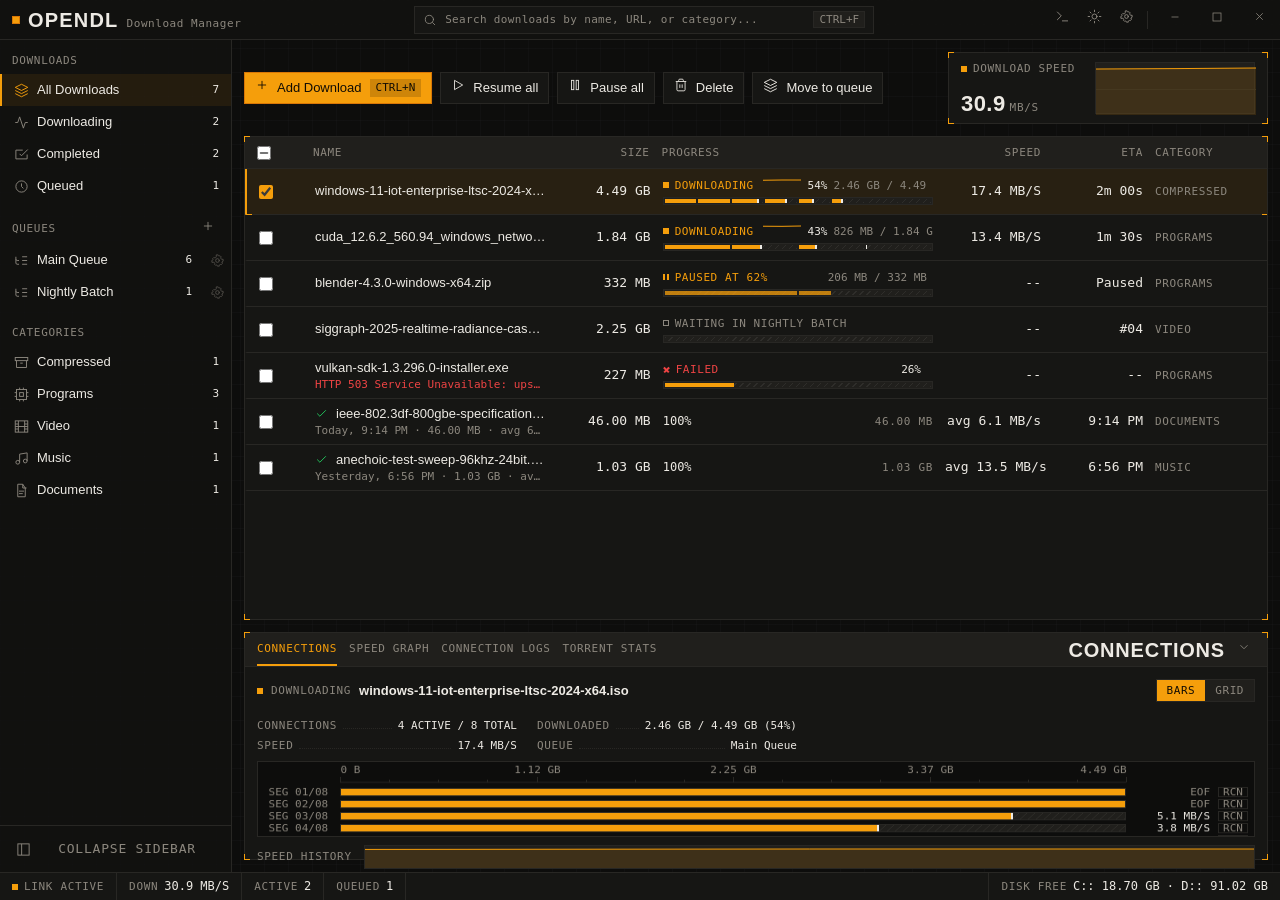
<file: crates/opendl-desktop/ui/index.html>
<!DOCTYPE html>
<html lang="en" data-theme="dark">
<head>
  <meta charset="UTF-8" />
  <meta name="viewport" content="width=device-width, initial-scale=1.0" />
  <title>OpenDL - Download Manager</title>
  <link rel="stylesheet" href="css/tokens.css" />
  <link rel="stylesheet" href="css/themes.css" />
  <link rel="stylesheet" href="css/base.css" />
  <link rel="stylesheet" href="css/components.css" />
</head>
<body>
  <div id="app-shell" class="app-shell">
    <header id="titlebar" class="titlebar" data-tauri-drag-region>
      <div class="titlebar-brand" data-tauri-drag-region>
        <span class="brand-mark" aria-hidden="true"></span>
        <span class="brand-wordmark" data-tauri-drag-region>OPENDL</span>
        <span class="brand-version" data-tauri-drag-region>Download Manager</span>
      </div>

      <div class="titlebar-search-wrap">
        <label for="global-search" class="sr-only">Search downloads</label>
        <span class="search-icon" data-icon="search" aria-hidden="true"></span>
        <input
          id="global-search"
          class="titlebar-search block-caret"
          type="text"
          placeholder="Search downloads by name, URL, or category..."
          autocomplete="off"
          spellcheck="false"
        />
        <kbd class="keycap">CTRL+F</kbd>
      </div>

      <div class="titlebar-actions">
        <button id="btn-palette" class="icon-btn" type="button" data-tooltip="Command Palette (Ctrl+K)" aria-label="Command Palette">
          <span data-icon="terminal"></span>
        </button>
        <button id="btn-theme-cycle" class="icon-btn" type="button" data-tooltip="Cycle Theme" aria-label="Cycle Theme">
          <span data-icon="sunMoon"></span>
        </button>
        <button id="btn-settings" class="icon-btn" type="button" data-tooltip="Settings" aria-label="Settings">
          <span data-icon="settings"></span>
        </button>
        <div class="titlebar-divider" aria-hidden="true"></div>
        <div class="window-controls" role="group" aria-label="Window controls">
          <button id="win-minimize" class="win-btn" type="button" data-tooltip="Minimize" aria-label="Minimize window">
            <span data-icon="minimize"></span>
          </button>
          <button id="win-maximize" class="win-btn" type="button" data-tooltip="Maximize" aria-label="Maximize window">
            <span data-icon="maximize"></span>
          </button>
          <button id="win-close" class="win-btn win-btn-close" type="button" data-tooltip="Close" aria-label="Close window">
            <span data-icon="close"></span>
          </button>
        </div>
      </div>
    </header>

    <div class="main-body">
      <aside id="sidebar" class="sidebar" aria-label="Primary Filter Navigation">
        <div class="sidebar-scroll">
          <section class="nav-section" aria-labelledby="nav-heading-lib">
            <div class="nav-section-header">
              <span id="nav-heading-lib" class="micro-label">DOWNLOADS</span>
            </div>
            <ul class="nav-list" role="list" id="nav-library">
              <li>
                <button type="button" class="nav-item is-active" data-view="all" data-tooltip="All Tasks">
                  <span class="nav-icon" data-icon="layers"></span>
                  <span class="nav-label">All Downloads</span>
                  <span class="nav-count" data-count-for="all">0</span>
                </button>
              </li>
              <li>
                <button type="button" class="nav-item" data-view="downloading" data-tooltip="Downloading">
                  <span class="nav-icon" data-icon="activity"></span>
                  <span class="nav-label">Downloading</span>
                  <span class="nav-count" data-count-for="downloading">0</span>
                </button>
              </li>
              <li>
                <button type="button" class="nav-item" data-view="completed" data-tooltip="Completed">
                  <span class="nav-icon" data-icon="checkSquare"></span>
                  <span class="nav-label">Completed</span>
                  <span class="nav-count" data-count-for="completed">0</span>
                </button>
              </li>
              <li>
                <button type="button" class="nav-item" data-view="queued" data-tooltip="Queued">
                  <span class="nav-icon" data-icon="clock"></span>
                  <span class="nav-label">Queued</span>
                  <span class="nav-count" data-count-for="queued">0</span>
                </button>
              </li>
            </ul>
          </section>

          <section class="nav-section" aria-labelledby="nav-heading-queues">
            <div class="nav-section-header">
              <span id="nav-heading-queues" class="micro-label">QUEUES</span>
              <button id="btn-add-queue" class="icon-btn-sm" type="button" data-tooltip="Add Queue" aria-label="Add Queue">
                <span data-icon="plus"></span>
              </button>
            </div>
            <ul class="nav-list" role="list" id="nav-queues"></ul>
          </section>

          <section class="nav-section" aria-labelledby="nav-heading-categories">
            <div class="nav-section-header">
              <span id="nav-heading-categories" class="micro-label">CATEGORIES</span>
            </div>
            <ul class="nav-list" role="list" id="nav-categories">
              <li>
                <button type="button" class="nav-item" data-category="Compressed" data-tooltip="Compressed">
                  <span class="nav-icon" data-icon="archive"></span>
                  <span class="nav-label">Compressed</span>
                  <span class="nav-count" data-count-cat="Compressed">0</span>
                </button>
              </li>
              <li>
                <button type="button" class="nav-item" data-category="Programs" data-tooltip="Programs">
                  <span class="nav-icon" data-icon="cpu"></span>
                  <span class="nav-label">Programs</span>
                  <span class="nav-count" data-count-cat="Programs">0</span>
                </button>
              </li>
              <li>
                <button type="button" class="nav-item" data-category="Video" data-tooltip="Video">
                  <span class="nav-icon" data-icon="film"></span>
                  <span class="nav-label">Video</span>
                  <span class="nav-count" data-count-cat="Video">0</span>
                </button>
              </li>
              <li>
                <button type="button" class="nav-item" data-category="Music" data-tooltip="Music">
                  <span class="nav-icon" data-icon="music"></span>
                  <span class="nav-label">Music</span>
                  <span class="nav-count" data-count-cat="Music">0</span>
                </button>
              </li>
              <li>
                <button type="button" class="nav-item" data-category="Documents" data-tooltip="Documents">
                  <span class="nav-icon" data-icon="fileText"></span>
                  <span class="nav-label">Documents</span>
                  <span class="nav-count" data-count-cat="Documents">0</span>
                </button>
              </li>
            </ul>
          </section>
        </div>

        <div class="sidebar-footer">
          <button id="btn-sidebar-toggle" class="sidebar-toggle-btn" type="button" data-tooltip="Toggle Sidebar" aria-label="Toggle Sidebar">
            <span class="nav-icon" data-icon="panelLeft"></span>
            <span class="nav-label micro-label">COLLAPSE SIDEBAR</span>
          </button>
        </div>
      </aside>

      <main class="workspace">
        <div id="shutdown-countdown-banner" class="shutdown-banner is-hidden" role="alert">
          <span>SYSTEM SHUTDOWN SCHEDULED IN <strong id="shutdown-seconds">60</strong>s (ON QUEUE COMPLETION)</span>
          <button id="btn-abort-shutdown" class="btn btn-ghost btn-xs" type="button">ABORT SHUTDOWN</button>
        </div>

        <section class="toolbar" aria-label="Download Controls">
          <div class="toolbar-left">
            <button id="btn-add-download" class="btn btn-primary" type="button">
              <span data-icon="plus"></span>
              <span>Add Download</span>
              <kbd class="keycap keycap-inline">CTRL+N</kbd>
            </button>
            <button id="btn-resume-all" class="btn btn-ghost" type="button">
              <span data-icon="play"></span>
              <span>Resume all</span>
            </button>
            <button id="btn-pause-all" class="btn btn-ghost" type="button">
              <span data-icon="pause"></span>
              <span>Pause all</span>
            </button>
            <button id="btn-delete-selected" class="btn btn-ghost" type="button" title="Delete selected downloads (Delete)">
              <span data-icon="trash"></span>
              <span>Delete</span>
            </button>
            <button id="btn-move-queue" class="btn btn-ghost" type="button" title="Move selected to another queue">
              <span data-icon="layers"></span>
              <span>Move to queue</span>
            </button>
          </div>

          <button
            id="throughput-widget"
            class="throughput-module reg-panel"
            type="button"
            aria-label="Open Speed and Connections Panel"
          >
            <span class="reg-mark reg-tl" aria-hidden="true"></span>
            <span class="reg-mark reg-tr" aria-hidden="true"></span>
            <span class="reg-mark reg-bl" aria-hidden="true"></span>
            <span class="reg-mark reg-br" aria-hidden="true"></span>
            <div class="throughput-meta">
              <div class="throughput-header">
                <span id="widget-led" class="status-led" data-state="idle"></span>
                <span class="micro-label">DOWNLOAD SPEED</span>
              </div>
              <div class="throughput-readout">
                <span id="widget-speed-val" class="display-readout">0.0</span>
                <span id="widget-speed-unit" class="micro-unit">MB/S</span>
              </div>
            </div>
            <div class="throughput-spark-wrap">
              <canvas id="mini-throughput-canvas" width="160" height="52"></canvas>
            </div>
          </button>
        </section>

        <section id="clipboard-banner" class="clipboard-banner is-hidden" role="status" aria-live="polite">
          <div class="clipboard-banner-left">
            <span class="status-led" data-state="downloading"></span>
            <span class="micro-label">CLIPBOARD URL DETECTED:</span>
            <span id="clipboard-url-preview" class="clipboard-url-text"></span>
          </div>
          <div class="clipboard-banner-actions">
            <button id="btn-clipboard-download" class="btn btn-primary btn-xs" type="button">Download</button>
            <button id="btn-clipboard-dismiss" class="btn btn-ghost btn-xs" type="button">Dismiss</button>
          </div>
        </section>

        <section class="table-panel reg-panel" aria-label="Download Tasks">
          <span class="reg-mark reg-tl" aria-hidden="true"></span>
          <span class="reg-mark reg-tr" aria-hidden="true"></span>
          <span class="reg-mark reg-bl" aria-hidden="true"></span>
          <span class="reg-mark reg-br" aria-hidden="true"></span>

          <div
            id="task-table"
            class="task-table"
            role="grid"
            aria-label="Download task list"
            aria-multiselectable="true"
            tabindex="0"
          >
            <div id="table-header" class="table-header" role="row"></div>
            <div id="table-viewport" class="table-viewport">
              <div id="table-spacer" class="table-spacer">
                <div id="table-rows" class="table-rows" role="rowgroup"></div>
              </div>
              <div id="empty-state" class="empty-state reg-panel is-hidden">
                <span class="reg-mark reg-tl" aria-hidden="true"></span>
                <span class="reg-mark reg-tr" aria-hidden="true"></span>
                <span class="reg-mark reg-bl" aria-hidden="true"></span>
                <span class="reg-mark reg-br" aria-hidden="true"></span>
                <h2 id="empty-title" class="panel-title">No Downloads Yet</h2>
                <p id="empty-desc" class="empty-desc">Add a URL or download link to start downloading.</p>
                <div class="empty-actions">
                  <button id="btn-empty-add" class="btn btn-primary" type="button">
                    <span data-icon="plus"></span>
                    <span>Add Download</span>
                  </button>
                </div>
                <div class="empty-hints">
                  <span class="micro-label">New Download <kbd class="keycap">CTRL+N</kbd></span>
                  <span class="micro-label">Paste URL <kbd class="keycap">CTRL+V</kbd></span>
                </div>
              </div>
            </div>
          </div>
        </section>

        <section id="dock-panel" class="dock-panel reg-panel is-collapsed" aria-label="Details and Inspector Panel">
          <span class="reg-mark reg-tl" aria-hidden="true"></span>
          <span class="reg-mark reg-tr" aria-hidden="true"></span>
          <span class="reg-mark reg-bl" aria-hidden="true"></span>
          <span class="reg-mark reg-br" aria-hidden="true"></span>

          <div id="dock-resize-handle" class="dock-resize-handle" role="separator" aria-orientation="horizontal" aria-label="Resize panel"></div>

          <header id="dock-header" class="dock-header">
            <div class="dock-tabs" role="tablist" aria-label="Inspector Tabs">
              <button
                id="tab-btn-segments"
                class="dock-tab is-active"
                type="button"
                role="tab"
                aria-selected="true"
                aria-controls="tab-panel-segments"
                data-tab="segments"
              >
                CONNECTIONS
              </button>
              <button
                id="tab-btn-throughput"
                class="dock-tab"
                type="button"
                role="tab"
                aria-selected="false"
                aria-controls="tab-panel-throughput"
                data-tab="throughput"
              >
                SPEED GRAPH
              </button>
              <button
                id="tab-btn-wire"
                class="dock-tab"
                type="button"
                role="tab"
                aria-selected="false"
                aria-controls="tab-panel-wire"
                data-tab="wire"
              >
                CONNECTION LOGS
              </button>
              <button
                id="tab-btn-torrent"
                class="dock-tab"
                type="button"
                role="tab"
                aria-selected="false"
                aria-controls="tab-panel-torrent"
                data-tab="torrent"
              >
                TORRENT STATS
              </button>
            </div>

            <div class="dock-header-right">
              <span id="dock-title-decode" class="panel-title dock-panel-title" data-decode="CONNECTIONS">CONNECTIONS</span>
              <button id="btn-dock-close" class="icon-btn-sm" type="button" data-tooltip="Toggle Dock" aria-label="Close or toggle dock">
                <span data-icon="chevronDown"></span>
              </button>
            </div>
          </header>

          <div class="dock-body">
            <div id="tab-panel-segments" class="dock-tab-panel" role="tabpanel" aria-labelledby="tab-btn-segments">
              <div class="segments-top">
                <div class="segments-task-identity">
                  <span id="seg-task-led" class="status-led" data-state="idle"></span>
                  <span id="seg-task-state-word" class="micro-label">IDLE</span>
                  <span id="seg-task-name" class="seg-task-name">Select a download to inspect connections</span>
                  <button id="btn-clear-solo" class="btn btn-ghost btn-xs is-hidden" type="button">CLEAR FILTER</button>
                </div>

                <div class="seg-mode-switch" role="group" aria-label="Connection visualization mode">
                  <button type="button" class="seg-mode-btn is-active" data-seg-mode="lanes">BARS</button>
                  <button type="button" class="seg-mode-btn" data-seg-mode="matrix">GRID</button>
                </div>

                <div class="spec-grid">
                  <div class="spec-row">
                    <span class="micro-label">CONNECTIONS</span>
                    <span class="spec-leader" aria-hidden="true"></span>
                    <span id="spec-connections" class="spec-val">--</span>
                  </div>
                  <div class="spec-row">
                    <span class="micro-label">DOWNLOADED</span>
                    <span class="spec-leader" aria-hidden="true"></span>
                    <span id="spec-downloaded" class="spec-val">--</span>
                  </div>
                  <div class="spec-row">
                    <span class="micro-label">SPEED</span>
                    <span class="spec-leader" aria-hidden="true"></span>
                    <span id="spec-velocity" class="spec-val">--</span>
                  </div>
                  <div class="spec-row">
                    <span class="micro-label">QUEUE</span>
                    <span class="spec-leader" aria-hidden="true"></span>
                    <span id="spec-queue" class="spec-val">--</span>
                  </div>
                </div>
              </div>

              <div class="segments-canvas-wrap">
                <canvas id="segments-canvas" height="112"></canvas>
                <div id="segments-hover-readout" class="segments-hover-readout is-hidden"></div>
              </div>

              <div class="segments-bottom-spark">
                <span class="micro-label">SPEED HISTORY</span>
                <div class="task-spark-holder">
                  <canvas id="task-sparkline-canvas" height="24"></canvas>
                </div>
              </div>
            </div>

            <div id="tab-panel-throughput" class="dock-tab-panel is-hidden" role="tabpanel" aria-labelledby="tab-btn-throughput">
              <div class="throughput-dock-header">
                <div class="throughput-dock-readouts">
                  <div class="tp-main-speed">
                    <span class="micro-label">CURRENT SPEED</span>
                    <div class="tp-speed-line">
                      <span id="dock-tp-current" class="display-readout">0.0</span>
                      <span id="dock-tp-unit" class="micro-unit">MB/S</span>
                    </div>
                  </div>
                  <div class="tp-peak-readout">
                    <span class="micro-label">PEAK SPEED</span>
                    <span id="dock-tp-peak" class="mono-val">0.0 MB/s</span>
                  </div>
                  <div class="tp-peak-readout">
                    <span class="micro-label">CURSOR SPEED</span>
                    <span id="dock-tp-delta" class="mono-val">--</span>
                  </div>
                  <div class="tp-peak-readout">
                    <span class="micro-label">SCALE</span>
                    <span id="tp-range-shift-badge" class="range-shift-badge">Auto: 1.0 MB/s</span>
                  </div>
                </div>

                <div class="tp-window-switch" role="group" aria-label="Throughput time window">
                  <button type="button" class="tp-range-btn is-active" data-window="60">1m</button>
                  <button type="button" class="tp-range-btn" data-window="300">5m</button>
                  <button type="button" class="tp-range-btn" data-window="900">15m</button>
                </div>
              </div>

              <div class="throughput-canvas-wrap">
                <canvas id="throughput-canvas" height="140"></canvas>
              </div>
            </div>

            <div id="tab-panel-wire" class="dock-tab-panel is-hidden" role="tabpanel" aria-labelledby="tab-btn-wire">
              <div class="wire-header-grid">
                <div class="spec-row">
                  <span class="micro-label">SERVER HOST</span>
                  <span class="spec-leader" aria-hidden="true"></span>
                  <span id="wire-host" class="spec-val">--</span>
                </div>
                <div class="spec-row">
                  <span class="micro-label">PROTOCOL</span>
                  <span class="spec-leader" aria-hidden="true"></span>
                  <span id="wire-scheme" class="spec-val">--</span>
                </div>
                <div class="spec-row">
                  <span class="micro-label">RESUME SUPPORT</span>
                  <span class="spec-leader" aria-hidden="true"></span>
                  <span id="wire-ranges" class="spec-val">BYTES (HTTP 206)</span>
                </div>
                <div class="spec-row">
                  <span class="micro-label">ACTIVE CONNECTIONS</span>
                  <span class="spec-leader" aria-hidden="true"></span>
                  <span id="wire-multiplex" class="spec-val">0 STREAMS</span>
                </div>
              </div>
              <div id="wire-log-viewport" class="wire-log-viewport" role="log" aria-live="off"></div>
            </div>

            <div id="tab-panel-torrent" class="dock-tab-panel is-hidden" role="tabpanel" aria-labelledby="tab-btn-torrent">
              <div class="torrent-dock-container">
                <div class="torrent-section">
                  <div class="torrent-section-title micro-label">TRANSFER</div>
                  <div class="torrent-grid-3col">
                    <div class="torrent-field-col">
                      <div class="spec-row">
                        <span class="micro-label">Time Active:</span>
                        <span class="spec-leader" aria-hidden="true"></span>
                        <span id="ts-time-active" class="spec-val">--</span>
                      </div>
                      <div class="spec-row">
                        <span class="micro-label">Downloaded:</span>
                        <span class="spec-leader" aria-hidden="true"></span>
                        <span id="ts-downloaded" class="spec-val">--</span>
                      </div>
                      <div class="spec-row">
                        <span class="micro-label">Download Speed:</span>
                        <span class="spec-leader" aria-hidden="true"></span>
                        <span id="ts-down-speed" class="spec-val">--</span>
                      </div>
                      <div class="spec-row">
                        <span class="micro-label">Download Limit:</span>
                        <span class="spec-leader" aria-hidden="true"></span>
                        <span id="ts-down-limit" class="spec-val">∞</span>
                      </div>
                      <div class="spec-row">
                        <span class="micro-label">Share Ratio:</span>
                        <span class="spec-leader" aria-hidden="true"></span>
                        <span id="ts-share-ratio" class="spec-val">--</span>
                      </div>
                      <div class="spec-row">
                        <span class="micro-label">Popularity:</span>
                        <span class="spec-leader" aria-hidden="true"></span>
                        <span id="ts-popularity" class="spec-val">--</span>
                      </div>
                    </div>

                    <div class="torrent-field-col">
                      <div class="spec-row">
                        <span class="micro-label">ETA:</span>
                        <span class="spec-leader" aria-hidden="true"></span>
                        <span id="ts-eta" class="spec-val">--</span>
                      </div>
                      <div class="spec-row">
                        <span class="micro-label">Uploaded:</span>
                        <span class="spec-leader" aria-hidden="true"></span>
                        <span id="ts-uploaded" class="spec-val">--</span>
                      </div>
                      <div class="spec-row">
                        <span class="micro-label">Upload Speed:</span>
                        <span class="spec-leader" aria-hidden="true"></span>
                        <span id="ts-up-speed" class="spec-val">--</span>
                      </div>
                      <div class="spec-row">
                        <span class="micro-label">Upload Limit:</span>
                        <span class="spec-leader" aria-hidden="true"></span>
                        <span id="ts-up-limit" class="spec-val">∞</span>
                      </div>
                      <div class="spec-row">
                        <span class="micro-label">Reannounce In:</span>
                        <span class="spec-leader" aria-hidden="true"></span>
                        <span id="ts-reannounce" class="spec-val">0s</span>
                      </div>
                      <div class="spec-row">
                        <span class="micro-label">Seeding State:</span>
                        <span class="spec-leader" aria-hidden="true"></span>
                        <span id="ts-seeding-state" class="spec-val">--</span>
                      </div>
                    </div>

                    <div class="torrent-field-col">
                      <div class="spec-row">
                        <span class="micro-label">Connections:</span>
                        <span class="spec-leader" aria-hidden="true"></span>
                        <span id="ts-connections" class="spec-val">--</span>
                      </div>
                      <div class="spec-row">
                        <span class="micro-label">Seeds:</span>
                        <span class="spec-leader" aria-hidden="true"></span>
                        <span id="ts-seeds" class="spec-val">--</span>
                      </div>
                      <div class="spec-row">
                        <span class="micro-label">Peers:</span>
                        <span class="spec-leader" aria-hidden="true"></span>
                        <span id="ts-peers" class="spec-val">--</span>
                      </div>
                      <div class="spec-row">
                        <span class="micro-label">Wasted:</span>
                        <span class="spec-leader" aria-hidden="true"></span>
                        <span id="ts-wasted" class="spec-val">0 B</span>
                      </div>
                      <div class="spec-row">
                        <span class="micro-label">Last Seen Complete:</span>
                        <span class="spec-leader" aria-hidden="true"></span>
                        <span id="ts-last-seen" class="spec-val">--</span>
                      </div>
                    </div>
                  </div>
                </div>

                <div class="torrent-section" style="margin-top: 10px;">
                  <div class="torrent-section-title micro-label">INFORMATION</div>
                  <div class="torrent-grid-3col">
                    <div class="torrent-field-col">
                      <div class="spec-row">
                        <span class="micro-label">Total Size:</span>
                        <span class="spec-leader" aria-hidden="true"></span>
                        <span id="ti-total-size" class="spec-val">--</span>
                      </div>
                      <div class="spec-row">
                        <span class="micro-label">Added On:</span>
                        <span class="spec-leader" aria-hidden="true"></span>
                        <span id="ti-added-on" class="spec-val">--</span>
                      </div>
                      <div class="spec-row">
                        <span class="micro-label">Private:</span>
                        <span class="spec-leader" aria-hidden="true"></span>
                        <span id="ti-private" class="spec-val">No</span>
                      </div>
                      <div class="spec-row">
                        <span class="micro-label">Info Hash v1:</span>
                        <span class="spec-leader" aria-hidden="true"></span>
                        <span id="ti-infohash" class="spec-val" style="font-size: 10px; word-break: break-all;">--</span>
                      </div>
                      <div class="spec-row">
                        <span class="micro-label">Info Hash v2:</span>
                        <span class="spec-leader" aria-hidden="true"></span>
                        <span id="ti-infohash-v2" class="spec-val">N/A</span>
                      </div>
                      <div class="spec-row">
                        <span class="micro-label">Save Path:</span>
                        <span class="spec-leader" aria-hidden="true"></span>
                        <span id="ti-save-path" class="spec-val" style="word-break: break-all;">--</span>
                      </div>
                      <div class="spec-row">
                        <span class="micro-label">Comment:</span>
                        <span class="spec-leader" aria-hidden="true"></span>
                        <span id="ti-comment" class="spec-val">--</span>
                      </div>
                    </div>

                    <div class="torrent-field-col">
                      <div class="spec-row">
                        <span class="micro-label">Pieces:</span>
                        <span class="spec-leader" aria-hidden="true"></span>
                        <span id="ti-pieces" class="spec-val">--</span>
                      </div>
                      <div class="spec-row">
                        <span class="micro-label">Completed On:</span>
                        <span class="spec-leader" aria-hidden="true"></span>
                        <span id="ti-completed-on" class="spec-val">--</span>
                      </div>
                    </div>

                    <div class="torrent-field-col">
                      <div class="spec-row">
                        <span class="micro-label">Created By:</span>
                        <span class="spec-leader" aria-hidden="true"></span>
                        <span id="ti-created-by" class="spec-val">--</span>
                      </div>
                      <div class="spec-row">
                        <span class="micro-label">Created On:</span>
                        <span class="spec-leader" aria-hidden="true"></span>
                        <span id="ti-created-on" class="spec-val">--</span>
                      </div>
                    </div>
                  </div>
                </div>
              </div>
            </div>
          </div>
        </section>
      </main>
    </div>

    <footer id="status-bar" class="status-bar" role="contentinfo">
      <div class="status-left">
        <div class="status-cell">
          <span id="status-link-led" class="status-led" data-state="idle"></span>
          <span id="status-link-label" class="micro-label">READY</span>
        </div>
        <div class="status-cell">
          <span class="micro-label">DOWN</span>
          <span id="status-down-rate" class="mono-val">0 B/s</span>
        </div>
        <div class="status-cell">
          <span class="micro-label">ACTIVE</span>
          <span id="status-active-count" class="mono-val">0</span>
        </div>
        <div class="status-cell">
          <span class="micro-label">QUEUED</span>
          <span id="status-queued-count" class="mono-val">0</span>
        </div>
      </div>

      <div class="status-right">
        <div id="status-disk-cell" class="status-cell">
          <span class="micro-label">DISK FREE</span>
          <span id="status-disk-val" class="mono-val">UNAVAILABLE</span>
        </div>
      </div>
    </footer>
  </div>

  <!-- ADD DOWNLOAD DIALOG -->
  <div id="dialog-add-backdrop" class="modal-backdrop is-hidden" role="presentation">
    <div
      id="dialog-add"
      class="modal-dialog reg-panel"
      role="dialog"
      aria-modal="true"
      aria-labelledby="dialog-add-title"
    >
      <span class="reg-mark reg-tl" aria-hidden="true"></span>
      <span class="reg-mark reg-tr" aria-hidden="true"></span>
      <span class="reg-mark reg-bl" aria-hidden="true"></span>
      <span class="reg-mark reg-br" aria-hidden="true"></span>

      <header class="modal-header">
        <h2 id="dialog-add-title" class="panel-title" data-decode="NEW DOWNLOAD">NEW DOWNLOAD</h2>
        <button type="button" class="icon-btn-sm" data-close-modal="dialog-add-backdrop" data-tooltip="Close (Esc)" aria-label="Close dialog">
          <span data-icon="close"></span>
        </button>
      </header>

      <form id="form-add-download" class="modal-body">
        <div class="form-field">
          <div style="display: flex; justify-content: space-between; align-items: center; margin-bottom: 4px;">
            <label for="input-urls" class="micro-label" style="margin: 0;">DOWNLOAD URLS, MAGNET LINKS OR .TORRENT FILES</label>
            <button type="button" id="btn-browse-torrent" class="btn btn-ghost btn-xs" style="padding: 2px 8px; font-size: 10px;">Select .torrent file...</button>
          </div>
          <textarea
            id="input-urls"
            class="mono-textarea block-caret"
            rows="4"
            placeholder="https://example.com/file.zip"
            required
            spellcheck="false"
          ></textarea>
        </div>

        <div class="form-row-2col">
          <div class="form-field">
            <label for="input-filename" class="micro-label">FILENAME</label>
            <input id="input-filename" class="mono-input" type="text" placeholder="Auto-detected from URL" spellcheck="false" />
          </div>
          <div class="form-field">
            <label for="select-category" class="micro-label">CATEGORY</label>
            <select id="select-category" class="mono-select">
              <option value="Compressed">Compressed</option>
              <option value="Programs">Programs</option>
              <option value="Video">Video</option>
              <option value="Music">Music</option>
              <option value="Documents">Documents</option>
              <option value="Torrents">BitTorrent</option>
            </select>
          </div>
        </div>

        <div class="form-row-2col">
          <div class="form-field">
            <label for="input-folder" class="micro-label">SAVE TO FOLDER</label>
            <div style="display: flex; gap: 6px;">
              <input id="input-folder" class="mono-input" type="text" value="C:\Users\Administrator\Downloads" spellcheck="false" style="flex: 1;" />
              <button type="button" id="btn-browse-folder" class="btn btn-ghost" style="padding: 0 10px; font-size: 11px;">Browse</button>
            </div>
          </div>
          <div class="form-field">
            <label for="select-queue" class="micro-label">QUEUE</label>
            <select id="select-queue" class="mono-select"></select>
          </div>
        </div>

        <div id="torrent-selection-panel" class="torrent-selection-panel is-hidden">
          <div class="torrent-sel-divider"></div>
          <div class="torrent-sel-header">
            <div class="torrent-sel-meta">
              <span class="micro-label">TORRENT CONTENT</span>
              <span id="torrent-file-count" class="torrent-badge">0 files</span>
              <span id="torrent-total-size" class="mono-val">0 B</span>
            </div>
            <div class="torrent-sel-actions">
              <button type="button" id="btn-torrent-select-all" class="btn btn-ghost btn-xs">Select All</button>
              <button type="button" id="btn-torrent-select-none" class="btn btn-ghost btn-xs">Select None</button>
              <input type="text" id="input-torrent-filter" class="mono-input" placeholder="Filter files..." style="width: 140px; height: 24px; font-size: 11px;" />
            </div>
          </div>

          <div class="torrent-file-list-wrap">
            <div class="torrent-file-list-header">
              <span style="width: 28px;"></span>
              <span style="flex: 1;">File Name</span>
              <span style="width: 90px; text-align: right;">Size</span>
              <span style="width: 70px; text-align: right;">Priority</span>
            </div>
            <div id="torrent-file-items" class="torrent-file-items"></div>
          </div>

          <div class="torrent-options-row">
            <label class="torrent-checkbox-label">
              <input type="checkbox" id="chk-torrent-seed" checked />
              <span>Auto-seed after finish (qBittorrent style)</span>
            </label>
            <div class="torrent-seed-ratio-wrap">
              <label for="input-torrent-ratio" class="micro-label">SEED RATIO:</label>
              <input type="number" id="input-torrent-ratio" class="mono-input" value="1.0" min="0" max="100" step="0.1" style="width: 60px; height: 22px; font-size: 11px;" />
            </div>
          </div>
        </div>

        <footer class="modal-footer">
          <button type="button" class="btn btn-ghost" data-close-modal="dialog-add-backdrop">Cancel</button>
          <button type="submit" id="btn-submit-queue" name="mode" value="queue" class="btn btn-ghost">Add to queue</button>
          <button type="submit" id="btn-submit-now" name="mode" value="now" class="btn btn-primary">Download now</button>
        </footer>
      </form>
    </div>
  </div>

  
  <!-- MOVE TO QUEUE DIALOG -->
  <div id="dialog-move-queue-backdrop" class="modal-backdrop is-hidden" role="presentation">
    <div id="dialog-move-queue" class="modal-dialog reg-panel" role="dialog" aria-modal="true" style="width: 420px;">
      <span class="reg-mark reg-tl" aria-hidden="true"></span>
      <span class="reg-mark reg-tr" aria-hidden="true"></span>
      <span class="reg-mark reg-bl" aria-hidden="true"></span>
      <span class="reg-mark reg-br" aria-hidden="true"></span>

      <header class="modal-header">
        <h2 id="dialog-move-queue-title" class="panel-title" data-decode="MOVE TO QUEUE">MOVE TO QUEUE</h2>
        <button type="button" class="icon-btn-sm" data-close-modal="dialog-move-queue-backdrop" data-tooltip="Close (Esc)" aria-label="Close dialog">
          <span data-icon="close"></span>
        </button>
      </header>

      <div class="modal-body">
        <div class="form-field">
          <label for="select-move-queue-target" class="micro-label">SELECT DESTINATION QUEUE</label>
          <select id="select-move-queue-target" class="mono-select"></select>
        </div>
      </div>

      <footer class="modal-footer">
        <button type="button" class="btn btn-ghost" data-close-modal="dialog-move-queue-backdrop">Cancel</button>
        <button type="button" id="btn-confirm-move-queue" class="btn btn-primary">Move Download</button>
      </footer>
    </div>
  </div>

  <!-- SETTINGS DIALOG -->
  <div id="dialog-settings-backdrop" class="modal-backdrop is-hidden" role="presentation">
    <div
      id="dialog-settings"
      class="modal-dialog reg-panel"
      role="dialog"
      aria-modal="true"
      aria-labelledby="dialog-settings-title"
    >
      <span class="reg-mark reg-tl" aria-hidden="true"></span>
      <span class="reg-mark reg-tr" aria-hidden="true"></span>
      <span class="reg-mark reg-bl" aria-hidden="true"></span>
      <span class="reg-mark reg-br" aria-hidden="true"></span>

      <header class="modal-header">
        <h2 id="dialog-settings-title" class="panel-title" data-decode="SETTINGS">SETTINGS</h2>
        <button type="button" class="icon-btn-sm" data-close-modal="dialog-settings-backdrop" data-tooltip="Close (Esc)" aria-label="Close settings">
          <span data-icon="close"></span>
        </button>
      </header>

      <div class="modal-body">
        <div class="form-field">
          <span class="micro-label">THEME</span>
          <div id="theme-picker-grid" class="theme-picker-grid" role="radiogroup" aria-label="Theme selection"></div>
        </div>

        <div class="form-field">
          <span class="micro-label">CLIPBOARD MONITOR</span>
          <label class="toggle-row" for="toggle-clipboard">
            <span class="toggle-label-text">Automatically detect download links copied to clipboard</span>
            <input id="toggle-clipboard" type="checkbox" checked />
          </label>
        </div>

        <div class="form-field">
          <span class="micro-label">SOUND EFFECTS</span>
          <label class="toggle-row" for="toggle-piezo">
            <span class="toggle-label-text">Play sound on download completion and click actions</span>
            <input id="toggle-piezo" type="checkbox" checked />
          </label>
        </div>
      </div>

      <footer class="modal-footer">
        <button type="button" class="btn btn-primary" data-close-modal="dialog-settings-backdrop">Done</button>
      </footer>
    </div>
  </div>

  <!-- QUEUE SETTINGS DIALOG -->
  <div id="dialog-queue-backdrop" class="modal-backdrop is-hidden" role="presentation">
    <div
      id="dialog-queue"
      class="modal-dialog reg-panel"
      role="dialog"
      aria-modal="true"
      aria-labelledby="dialog-queue-title"
    >
      <span class="reg-mark reg-tl" aria-hidden="true"></span>
      <span class="reg-mark reg-tr" aria-hidden="true"></span>
      <span class="reg-mark reg-bl" aria-hidden="true"></span>
      <span class="reg-mark reg-br" aria-hidden="true"></span>

      <header class="modal-header">
        <h2 id="dialog-queue-title" class="panel-title" data-decode="QUEUE SETTINGS">QUEUE SETTINGS</h2>
        <button type="button" class="icon-btn-sm" data-close-modal="dialog-queue-backdrop" data-tooltip="Close (Esc)" aria-label="Close queue settings">
          <span data-icon="close"></span>
        </button>
      </header>

      <form id="form-queue" class="modal-body" onsubmit="return false;">
        <input id="queue-edit-id" type="hidden" value="" />
        <div class="form-field">
          <label for="queue-name" class="micro-label">QUEUE NAME</label>
          <input id="queue-name" class="mono-input" type="text" required />
        </div>

        <div class="form-row-2col">
          <div class="form-field">
            <label for="queue-max-concurrent" class="micro-label">MAX CONCURRENT DOWNLOADS</label>
            <input id="queue-max-concurrent" class="mono-input" type="number" min="1" max="16" value="2" />
          </div>
          <div class="form-field">
            <label for="queue-speed-limit" class="micro-label">SPEED LIMIT (KB/S, 0=UNLIMITED)</label>
            <input id="queue-speed-limit" class="mono-input" type="number" min="0" step="64" value="0" />
          </div>
        </div>

        <div class="form-row-2col">
          <div class="form-field">
            <label for="queue-connections-limit" class="micro-label">MAX PARALLEL CONNECTIONS</label>
            <input id="queue-connections-limit" class="mono-input" type="number" min="1" max="32" value="8" />
          </div>
          <div class="form-field">
            <label for="queue-on-finish" class="micro-label">WHEN QUEUE FINISHES</label>
            <select id="queue-on-finish" class="mono-select">
              <option value="none">Do nothing</option>
              <option value="sleep">Put computer to sleep</option>
              <option value="shutdown">Shut down computer (60s countdown)</option>
            </select>
          </div>
        </div>

        <footer class="modal-footer">
          <button type="button" class="btn btn-ghost" data-close-modal="dialog-queue-backdrop">Cancel</button>
          <button type="button" id="btn-save-queue" class="btn btn-primary">Save Queue Settings</button>
        </footer>
      </form>
    </div>
  </div>

  <!-- COMMAND PALETTE -->
  <div id="dialog-palette-backdrop" class="modal-backdrop is-hidden" role="presentation">
    <div
      id="dialog-palette"
      class="palette-dialog reg-panel"
      role="dialog"
      aria-modal="true"
      aria-label="Command Palette"
    >
      <span class="reg-mark reg-tl" aria-hidden="true"></span>
      <span class="reg-mark reg-tr" aria-hidden="true"></span>
      <span class="reg-mark reg-bl" aria-hidden="true"></span>
      <span class="reg-mark reg-br" aria-hidden="true"></span>

      <div class="palette-input-row">
        <span class="palette-prompt" aria-hidden="true">&gt;</span>
        <input
          id="palette-input"
          class="palette-input block-caret"
          type="text"
          placeholder="Type a command or search downloads..."
          autocomplete="off"
          spellcheck="false"
        />
        <kbd class="keycap">ESC</kbd>
      </div>

      <ul id="palette-list" class="palette-list" role="listbox" aria-label="Available commands"></ul>
    </div>
  </div>

  <!-- CONTEXT MENU -->
  <ul id="context-menu" class="context-menu reg-panel is-hidden" role="menu" aria-label="Task actions"></ul>

  <!-- FULL WINDOW DROP OVERLAY -->
  <div id="drop-overlay" class="drop-overlay is-hidden" aria-hidden="true">
    <div class="drop-box reg-panel">
      <span class="reg-mark reg-tl" aria-hidden="true"></span>
      <span class="reg-mark reg-tr" aria-hidden="true"></span>
      <span class="reg-mark reg-bl" aria-hidden="true"></span>
      <span class="reg-mark reg-br" aria-hidden="true"></span>
      <h2 class="panel-title">DROP DOWNLOAD LINKS HERE</h2>
      <p class="empty-desc">Drop URLs or download links to add them to OpenDL.</p>
    </div>
  </div>

  <script type="module" src="js/app.js"></script>
</body>
</html>
</file>
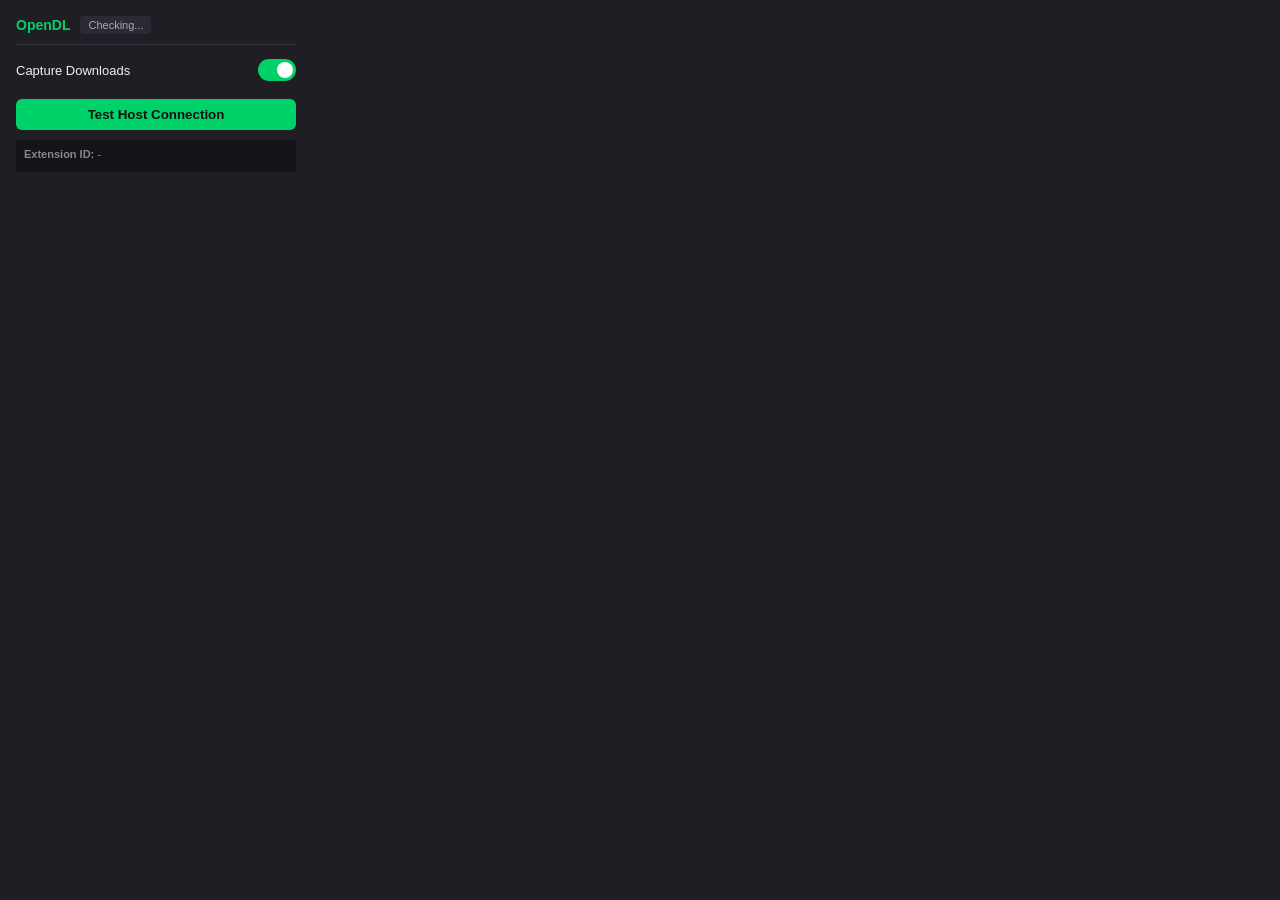
<file: extension/popup.html>
<!DOCTYPE html>
<html>
<head>
  <meta charset="utf-8">
  <title>OpenDL</title>
  <style>
    body {
      width: 280px;
      margin: 0;
      padding: 16px;
      font-family: -apple-system, BlinkMacSystemFont, "Segoe UI", Roboto, Helvetica, Arial, sans-serif;
      background: #1e1e24;
      color: #f0f0f0;
    }
    .header {
      display: flex;
      align-items: center;
      gap: 10px;
      margin-bottom: 14px;
      border-bottom: 1px solid #33333d;
      padding-bottom: 10px;
    }
    .title {
      font-weight: 600;
      font-size: 14px;
      color: #00d26a;
    }
    .row {
      display: flex;
      justify-content: space-between;
      align-items: center;
      margin-bottom: 12px;
      font-size: 13px;
    }
    .switch {
      position: relative;
      display: inline-block;
      width: 38px;
      height: 22px;
    }
    .switch input { opacity: 0; width: 0; height: 0; }
    .slider {
      position: absolute;
      cursor: pointer;
      top: 0; left: 0; right: 0; bottom: 0;
      background-color: #444;
      transition: .2s;
      border-radius: 22px;
    }
    .slider:before {
      position: absolute;
      content: "";
      height: 16px; width: 16px;
      left: 3px; bottom: 3px;
      background-color: white;
      transition: .2s;
      border-radius: 50%;
    }
    input:checked + .slider { background-color: #00d26a; }
    input:checked + .slider:before { transform: translateX(16px); }
    .status-badge {
      display: inline-block;
      padding: 3px 8px;
      border-radius: 4px;
      font-size: 11px;
      background: #2a2a35;
      color: #aaa;
    }
    .status-badge.online { background: #004d26; color: #00ff80; }
    button {
      width: 100%;
      padding: 8px;
      background: #00d26a;
      border: none;
      border-radius: 6px;
      color: #111;
      font-weight: 600;
      cursor: pointer;
      margin-top: 6px;
    }
    button:hover { background: #00b85c; }
    .info-box {
      margin-top: 10px;
      padding: 8px;
      background: #141418;
      border-radius: 4px;
      font-size: 11px;
      color: #888;
      word-break: break-all;
    }
    .error-text {
      color: #f87171;
      margin-top: 4px;
    }
  </style>
</head>
<body>
  <div class="header">
    <div class="title">OpenDL</div>
    <span id="hostStatus" class="status-badge">Checking...</span>
  </div>
  <div class="row">
    <span>Capture Downloads</span>
    <label class="switch">
      <input type="checkbox" id="toggleIntercept" checked>
      <span class="slider"></span>
    </label>
  </div>
  <button id="testPing">Test Host Connection</button>

  <div class="info-box">
    <div><strong>Extension ID:</strong> <span id="extId">-</span></div>
    <div id="errorDetails" class="error-text"></div>
  </div>

  <script src="popup.js"></script>
</body>
</html>
</file>
<file: crates/opendl-desktop/ui/css/tokens.css>
:root {
  --font-display: "Bahnschrift", "DIN Alternate", "Franklin Gothic Medium", "Segoe UI Semibold", sans-serif;
  --font-ui: "Segoe UI Variable Text", "Segoe UI", -apple-system, BlinkMacSystemFont, sans-serif;
  --font-mono: "Cascadia Mono", "Consolas", "JetBrains Mono", monospace;

  --fs-display-lg: 22px;
  --fs-display: 20px;
  --fs-ui: 13px;
  --fs-mono: 12px;
  --fs-micro: 11px;

  --radius-none: 0px;
  --radius-xs: 2px;
  --radius-sm: 3px;

  --space-1: 4px;
  --space-2: 8px;
  --space-3: 12px;
  --space-4: 16px;
  --space-5: 20px;
  --space-6: 24px;

  --titlebar-height: 40px;
  --sidebar-width: 232px;
  --sidebar-rail-width: 56px;
  --row-height: 46px;
  --statusbar-height: 28px;

  --dur-fast: 150ms;
  --dur-med: 200ms;
  --dur-slow: 250ms;
  --ease-out: cubic-bezier(0.16, 1, 0.3, 1);
}
</file>
<file: crates/opendl-desktop/ui/css/themes.css>
:root,
[data-theme="dark"] {
  --page: #0D0D0C;
  --sidebar: #121210;
  --sidebar-bg: rgba(18, 18, 16, 0.88);
  --titlebar: #121210;
  --titlebar-bg: rgba(18, 18, 16, 0.86);
  --surface: #161614;
  --surface-raised: #1C1C19;
  --text: #EDEAE4;
  --text-secondary: #8C877E;
  --border: #282724;
  --track: #201F1C;
  --accent: #F59E0B;
  --accent-ink: #120D04;
  --accent-border: #D97706;
  --accent-text: #F59E0B;
  --accent-faint: rgba(245, 158, 11, 0.08);
  --accent-fill-graph: rgba(245, 158, 11, 0.14);
  --finished: #22C55E;
  --failed: #EF4444;
  --paused: #F59E0B;
  --grid-opacity: 0.04;
  --hatch-stroke: rgba(237, 234, 228, 0.07);
}

[data-theme="light"] {
  --page: #F4F5F7;
  --sidebar: #EAECEF;
  --sidebar-bg: rgba(234, 236, 239, 0.88);
  --titlebar: #EAECEF;
  --titlebar-bg: rgba(234, 236, 239, 0.86);
  --surface: #FFFFFF;
  --surface-raised: #F8F9FA;
  --text: #111317;
  --text-secondary: #5C626E;
  --border: #D5D9E0;
  --track: #E2E5EC;
  --accent: #181B20;
  --accent-ink: #FFFFFF;
  --accent-border: #181B20;
  --accent-text: #181B20;
  --accent-faint: rgba(24, 27, 32, 0.06);
  --accent-fill-graph: rgba(24, 27, 32, 0.12);
  --finished: #15803D;
  --failed: #DC2626;
  --paused: #4B5563;
  --grid-opacity: 0.04;
  --hatch-stroke: rgba(17, 19, 23, 0.08);
}

[data-theme="amber-day"] {
  --page: #F5F3EE;
  --sidebar: #EDEAE3;
  --sidebar-bg: rgba(237, 234, 227, 0.88);
  --titlebar: #EDEAE3;
  --titlebar-bg: rgba(237, 234, 227, 0.86);
  --surface: #FFFFFF;
  --surface-raised: #FAF8F5;
  --text: #1A1408;
  --text-secondary: #6B6355;
  --border: #DDD8CC;
  --track: #E6E1D5;
  --accent: #F5A400;
  --accent-ink: #1A1408;
  --accent-border: #B87400;
  --accent-text: #A85A00;
  --accent-faint: rgba(245, 164, 0, 0.10);
  --accent-fill-graph: rgba(168, 90, 0, 0.14);
  --finished: #1F7A4D;
  --failed: #C2352B;
  --paused: #A85A00;
  --grid-opacity: 0.04;
  --hatch-stroke: rgba(26, 20, 8, 0.08);
}

[data-theme="blueprint"] {
  --page: #0B1624;
  --sidebar: #0D1A2A;
  --sidebar-bg: rgba(13, 26, 42, 0.88);
  --titlebar: #0D1A2A;
  --titlebar-bg: rgba(13, 26, 42, 0.86);
  --surface: #0F1E30;
  --surface-raised: #13263C;
  --text: #D6E4F5;
  --text-secondary: #7F97B3;
  --border: #1F3550;
  --track: #16283D;
  --accent: #4FB8F0;
  --accent-ink: #06121F;
  --accent-border: #4FB8F0;
  --accent-text: #4FB8F0;
  --accent-faint: rgba(79, 184, 240, 0.10);
  --accent-fill-graph: rgba(79, 184, 240, 0.16);
  --finished: #4CC38A;
  --failed: #FF6B5E;
  --paused: #E0A33A;
  --grid-opacity: 0.08;
  --hatch-stroke: rgba(214, 228, 245, 0.09);
}

@media (prefers-color-scheme: light) {
  [data-theme="system"] {
    --page: #F4F5F7;
    --sidebar: #EAECEF;
    --sidebar-bg: rgba(234, 236, 239, 0.88);
    --titlebar: #EAECEF;
    --titlebar-bg: rgba(234, 236, 239, 0.86);
    --surface: #FFFFFF;
    --surface-raised: #F8F9FA;
    --text: #111317;
    --text-secondary: #5C626E;
    --border: #D5D9E0;
    --track: #E2E5EC;
    --accent: #181B20;
    --accent-ink: #FFFFFF;
    --accent-border: #181B20;
    --accent-text: #181B20;
    --accent-faint: rgba(24, 27, 32, 0.06);
    --accent-fill-graph: rgba(24, 27, 32, 0.12);
    --finished: #15803D;
    --failed: #DC2626;
    --paused: #4B5563;
    --grid-opacity: 0.04;
    --hatch-stroke: rgba(17, 19, 23, 0.08);
  }
}

@media (prefers-color-scheme: dark) {
  [data-theme="system"] {
    --page: #0D0D0C;
    --sidebar: #121210;
    --sidebar-bg: rgba(18, 18, 16, 0.88);
    --titlebar: #121210;
    --titlebar-bg: rgba(18, 18, 16, 0.86);
    --surface: #161614;
    --surface-raised: #1C1C19;
    --text: #EDEAE4;
    --text-secondary: #8C877E;
    --border: #282724;
    --track: #201F1C;
    --accent: #F59E0B;
    --accent-ink: #120D04;
    --accent-border: #D97706;
    --accent-text: #F59E0B;
    --accent-faint: rgba(245, 158, 11, 0.08);
    --accent-fill-graph: rgba(245, 158, 11, 0.14);
    --finished: #22C55E;
    --failed: #EF4444;
    --paused: #F59E0B;
    --grid-opacity: 0.04;
    --hatch-stroke: rgba(237, 234, 228, 0.07);
  }
}
</file>
<file: crates/opendl-desktop/ui/css/base.css>
*,
*::before,
*::after {
  box-sizing: border-box;
  margin: 0;
  padding: 0;
}

html,
body {
  width: 100%;
  height: 100%;
  overflow: hidden;
  background-color: var(--page);
  color: var(--text);
  font-family: var(--font-ui);
  font-size: var(--fs-ui);
  line-height: 1.4;
  -webkit-font-smoothing: antialiased;
  user-select: none;
}

::selection {
  background-color: var(--accent);
  color: var(--accent-ink);
}

input,
textarea,
select,
button {
  font: inherit;
  color: inherit;
  background: none;
  border: none;
  caret-color: var(--accent);
}

:focus-visible {
  outline: 1px solid var(--accent-text);
  outline-offset: -1px;
}

::-webkit-scrollbar {
  width: 6px;
  height: 6px;
}

::-webkit-scrollbar-track {
  background: var(--track);
}

::-webkit-scrollbar-thumb {
  background: var(--text-secondary);
  border-radius: 0;
}

::-webkit-scrollbar-thumb:hover {
  background: var(--accent-text);
}

.sr-only {
  position: absolute;
  width: 1px;
  height: 1px;
  overflow: hidden;
  clip: rect(0, 0, 0, 0);
  white-space: nowrap;
}

.is-hidden {
  display: none !important;
}

.micro-label {
  font-family: var(--font-mono);
  font-size: var(--fs-micro);
  font-weight: 500;
  text-transform: uppercase;
  letter-spacing: 0.06em;
  color: var(--text-secondary);
  font-variant-numeric: tabular-nums;
}

.micro-unit {
  font-family: var(--font-mono);
  font-size: var(--fs-micro);
  text-transform: uppercase;
  letter-spacing: 0.06em;
  color: var(--text-secondary);
}

.mono-val {
  font-family: var(--font-mono);
  font-size: var(--fs-mono);
  color: var(--text);
  font-variant-numeric: tabular-nums;
}

.display-readout {
  font-family: var(--font-display);
  font-size: var(--fs-display-lg);
  font-weight: 600;
  letter-spacing: 0.02em;
  color: var(--text);
  font-variant-numeric: tabular-nums;
  line-height: 1;
}

.panel-title {
  font-family: var(--font-display);
  font-size: var(--fs-display);
  font-weight: 600;
  letter-spacing: 0.04em;
  text-transform: uppercase;
  color: var(--text);
  line-height: 1.1;
}

.hatched-surface {
  background-color: var(--track);
  background-image: repeating-linear-gradient(
    -45deg,
    var(--hatch-stroke) 0px,
    var(--hatch-stroke) 1px,
    transparent 1px,
    transparent 5px
  );
}

.reg-panel {
  position: relative;
}

.reg-mark {
  position: absolute;
  width: 6px;
  height: 6px;
  pointer-events: none;
  z-index: 3;
}

.reg-tl {
  top: -1px;
  left: -1px;
  border-top: 1px solid var(--accent-text);
  border-left: 1px solid var(--accent-text);
}

.reg-tr {
  top: -1px;
  right: -1px;
  border-top: 1px solid var(--accent-text);
  border-right: 1px solid var(--accent-text);
}

.reg-bl {
  bottom: -1px;
  left: -1px;
  border-bottom: 1px solid var(--accent-text);
  border-left: 1px solid var(--accent-text);
}

.reg-br {
  bottom: -1px;
  right: -1px;
  border-bottom: 1px solid var(--accent-text);
  border-right: 1px solid var(--accent-text);
}

.keycap {
  display: inline-flex;
  align-items: center;
  justify-content: center;
  padding: 1px 5px;
  font-family: var(--font-mono);
  font-size: var(--fs-micro);
  color: var(--text-secondary);
  background: var(--track);
  border: 1px solid var(--border);
  line-height: 1.2;
}

.status-led {
  display: inline-flex;
  align-items: center;
  justify-content: center;
  width: 6px;
  height: 6px;
  flex-shrink: 0;
  position: relative;
}

.status-led[data-state="downloading"] {
  background-color: var(--accent);
  animation: led-pulse 2s infinite ease-in-out;
}

.status-led[data-state="queued"],
.status-led[data-state="idle"] {
  background-color: transparent;
  border: 1px solid var(--text-secondary);
}

.status-led[data-state="paused"] {
  width: 6px;
  height: 6px;
  border-left: 2px solid var(--paused);
  border-right: 2px solid var(--paused);
  background: transparent;
}

.status-led[data-state="failed"] {
  width: 7px;
  height: 7px;
}

.status-led[data-state="failed"]::before,
.status-led[data-state="failed"]::after {
  content: "";
  position: absolute;
  width: 7px;
  height: 1.5px;
  background-color: var(--failed);
}

.status-led[data-state="failed"]::before {
  transform: rotate(45deg);
}

.status-led[data-state="failed"]::after {
  transform: rotate(-45deg);
}

.status-led[data-state="finished"] {
  background-color: var(--finished);
}

@keyframes led-pulse {
  0%, 100% { opacity: 1; }
  50% { opacity: 0.32; }
}

@media (prefers-reduced-motion: reduce) {
  *,
  *::before,
  *::after {
    animation-duration: 0.01ms !important;
    animation-iteration-count: 1 !important;
    transition-duration: 0.01ms !important;
  }
}

body.is-document-hidden * {
  animation-play-state: paused !important;
}
</file>
<file: crates/opendl-desktop/ui/css/components.css>
.app-shell {
  display: flex;
  flex-direction: column;
  width: 100vw;
  height: 100vh;
  background-color: var(--page);
  background-image:
    linear-gradient(to right, rgba(128, 128, 128, var(--grid-opacity)) 1px, transparent 1px),
    linear-gradient(to bottom, rgba(128, 128, 128, var(--grid-opacity)) 1px, transparent 1px);
  background-size: 24px 24px;
}

/* TITLEBAR */
.titlebar {
  height: var(--titlebar-height);
  display: flex;
  align-items: center;
  justify-content: space-between;
  padding-left: var(--space-3);
  background-color: var(--titlebar);
  background: var(--titlebar-bg, var(--titlebar));
  border-bottom: 1px solid var(--border);
  flex-shrink: 0;
  gap: var(--space-3);
  user-select: none;
  -webkit-user-select: none;
  cursor: default;
  -webkit-app-region: drag;
}

.titlebar button,
.titlebar input,
.titlebar select,
.titlebar a,
.titlebar .window-controls,
.titlebar .titlebar-search-wrap,
.titlebar .titlebar-actions {
  -webkit-app-region: no-drag;
}

.titlebar-brand {
  display: flex;
  align-items: baseline;
  gap: var(--space-2);
  min-width: 218px;
}

.brand-mark {
  width: 8px;
  height: 8px;
  background: var(--accent);
  border: 1px solid var(--accent-border);
  display: inline-block;
  align-self: center;
}

.brand-wordmark {
  font-family: var(--font-display);
  font-size: var(--fs-display);
  font-weight: 700;
  letter-spacing: 0.06em;
  color: var(--text);
}

.brand-version {
  font-family: var(--font-mono);
  font-size: var(--fs-micro);
  color: var(--text-secondary);
  letter-spacing: 0.05em;
}

.titlebar-search-wrap {
  flex: 1;
  max-width: 460px;
  height: 28px;
  display: flex;
  align-items: center;
  gap: var(--space-2);
  padding: 0 var(--space-2);
  background: var(--surface);
  border: 1px solid var(--border);
}

.titlebar-search-wrap:focus-within {
  border-color: var(--accent-text);
}

.search-icon {
  color: var(--text-secondary);
  display: inline-flex;
}

.titlebar-search {
  flex: 1;
  font-family: var(--font-mono);
  font-size: var(--fs-micro);
  color: var(--text);
  letter-spacing: 0.03em;
}

.titlebar-search::placeholder {
  color: var(--text-secondary);
}

.titlebar-actions {
  display: flex;
  align-items: center;
  height: 100%;
  gap: 2px;
}

.titlebar-divider {
  width: 1px;
  height: 18px;
  background: var(--border);
  margin: 0 var(--space-1);
}

.window-controls {
  display: flex;
  height: 100%;
}

.win-btn {
  width: 42px;
  height: 100%;
  display: inline-flex;
  align-items: center;
  justify-content: center;
  color: var(--text-secondary);
  cursor: pointer;
  transition: background-color var(--dur-fast) var(--ease-out), color var(--dur-fast) var(--ease-out);
}

.win-btn:hover {
  background: var(--track);
  color: var(--text);
}

.win-btn-close:hover {
  background: var(--failed);
  color: #FFFFFF;
}

/* ICON BUTTONS & TOOLTIPS */
.icon-btn,
.icon-btn-sm {
  display: inline-flex;
  align-items: center;
  justify-content: center;
  color: var(--text-secondary);
  cursor: pointer;
  position: relative;
  transition: color var(--dur-fast) var(--ease-out), background-color var(--dur-fast) var(--ease-out);
}

.icon-btn {
  width: 30px;
  height: 30px;
}

.icon-btn-sm {
  width: 22px;
  height: 22px;
}

.icon-btn:hover,
.icon-btn-sm:hover {
  color: var(--text);
  background: var(--track);
}

[data-tooltip] {
  position: relative;
}

[data-tooltip]:hover::after {
  content: attr(data-tooltip);
  position: fixed;
  transform: translateY(24px);
  z-index: 9999;
  padding: 2px 6px;
  background: var(--surface);
  border: 1px solid var(--accent-text);
  color: var(--text);
  font-family: var(--font-mono);
  font-size: var(--fs-micro);
  white-space: nowrap;
  pointer-events: none;
}

/* MAIN LAYOUT */
.main-body {
  flex: 1;
  display: flex;
  min-height: 0;
  overflow: hidden;
}

/* SIDEBAR */
.sidebar {
  width: var(--sidebar-width);
  background-color: var(--sidebar);
  background: var(--sidebar-bg, var(--sidebar));
  border-right: 1px solid var(--border);
  display: flex;
  flex-direction: column;
  justify-content: space-between;
  flex-shrink: 0;
  transition: width var(--dur-med) var(--ease-out);
}

.sidebar-scroll {
  flex: 1;
  overflow-y: auto;
  overflow-x: hidden;
  padding: var(--space-3) 0;
}

.nav-section {
  margin-bottom: var(--space-4);
}

.nav-section-header {
  display: flex;
  align-items: center;
  justify-content: space-between;
  padding: 0 var(--space-3) var(--space-1);
  min-height: 22px;
}

.nav-list {
  list-style: none;
}

.nav-item {
  width: 100%;
  height: 32px;
  display: flex;
  align-items: center;
  gap: var(--space-2);
  padding: 0 var(--space-3);
  color: var(--text);
  cursor: pointer;
  border-left: 2px solid transparent;
  text-align: left;
  transition: background-color var(--dur-fast) var(--ease-out);
}

.nav-item:hover {
  background: var(--track);
}

.nav-item.is-active {
  border-left-color: var(--accent-text);
  background: var(--accent-faint);
}

.nav-icon {
  display: inline-flex;
  align-items: center;
  justify-content: center;
  color: var(--text-secondary);
  flex-shrink: 0;
}

.nav-item.is-active .nav-icon {
  color: var(--accent-text);
}

.nav-label {
  flex: 1;
  font-size: var(--fs-ui);
  white-space: nowrap;
  overflow: hidden;
  text-overflow: ellipsis;
}

.nav-count {
  font-family: var(--font-mono);
  font-size: var(--fs-micro);
  color: var(--text);
  font-variant-numeric: tabular-nums;
}

.nav-count.is-zero {
  color: var(--text-secondary);
  opacity: 0.5;
}

.sidebar-footer {
  border-top: 1px solid var(--border);
  padding: var(--space-2);
}

.sidebar-toggle-btn {
  width: 100%;
  height: 30px;
  display: flex;
  align-items: center;
  gap: var(--space-2);
  padding: 0 var(--space-2);
  cursor: pointer;
  color: var(--text-secondary);
}

.sidebar-toggle-btn:hover {
  color: var(--text);
  background: var(--track);
}

/* COLLAPSED RAIL */
.sidebar.is-collapsed {
  width: var(--sidebar-rail-width);
}

.sidebar.is-collapsed .nav-section-header,
.sidebar.is-collapsed .nav-label,
.sidebar.is-collapsed .nav-count {
  display: none;
}

.sidebar.is-collapsed .nav-item {
  justify-content: center;
  padding: 0;
}

.sidebar.is-collapsed .sidebar-toggle-btn {
  justify-content: center;
  padding: 0;
}

/* WORKSPACE */
.workspace {
  flex: 1;
  display: flex;
  flex-direction: column;
  min-width: 0;
  min-height: 0;
  padding: var(--space-3);
  gap: var(--space-3);
}

/* TOOLBAR */
.toolbar {
  display: flex;
  align-items: center;
  justify-content: space-between;
  gap: var(--space-3);
  flex-shrink: 0;
}

.toolbar-left {
  display: flex;
  align-items: center;
  gap: var(--space-2);
  flex-wrap: nowrap;
}

.toolbar-left .btn {
  height: 32px;
  padding: 0 10px;
  white-space: nowrap;
  flex-shrink: 0;
}

.btn {
  height: 34px;
  padding: 0 var(--space-3);
  display: inline-flex;
  align-items: center;
  gap: var(--space-2);
  font-family: var(--font-ui);
  font-size: var(--fs-ui);
  font-weight: 500;
  cursor: pointer;
  border: 1px solid var(--border);
  transition: background-color var(--dur-fast) var(--ease-out), border-color var(--dur-fast) var(--ease-out);
}

.btn-xs {
  height: 24px;
  padding: 0 var(--space-2);
  font-size: var(--fs-micro);
}

.btn-primary {
  background: var(--accent);
  color: var(--accent-ink);
  border-color: var(--accent-border);
}

.btn-primary .keycap-inline {
  background: rgba(0, 0, 0, 0.16);
  color: var(--accent-ink);
  border-color: transparent;
}

.btn-primary:hover {
  filter: brightness(1.06);
}

.btn-ghost {
  background: var(--surface);
  color: var(--text);
  border-color: var(--border);
}

.btn-ghost:hover {
  border-color: var(--accent-text);
  background: var(--track);
}

/* THROUGHPUT MODULE */
.throughput-module {
  width: 320px;
  height: 72px;
  background: var(--surface);
  border: 1px solid var(--border);
  padding: var(--space-2) var(--space-3);
  display: flex;
  align-items: center;
  justify-content: space-between;
  gap: var(--space-3);
  cursor: pointer;
  text-align: left;
  flex-shrink: 0;
}

.throughput-module:hover {
  border-color: var(--accent-text);
}

.throughput-meta {
  display: flex;
  flex-direction: column;
  justify-content: space-between;
  height: 100%;
}

.throughput-header {
  display: flex;
  align-items: center;
  gap: 6px;
}

.throughput-readout {
  display: flex;
  align-items: baseline;
  gap: 4px;
}

.throughput-spark-wrap {
  width: 160px;
  height: 52px;
  border: 1px solid var(--border);
  background: var(--track);
}

/* CLIPBOARD BANNER */
.clipboard-banner {
  display: flex;
  align-items: center;
  justify-content: space-between;
  padding: var(--space-2) var(--space-3);
  background: var(--surface);
  border: 1px solid var(--accent-text);
  gap: var(--space-3);
  flex-shrink: 0;
}

.clipboard-banner-left {
  display: flex;
  align-items: center;
  gap: var(--space-2);
  min-width: 0;
}

.clipboard-url-text {
  font-family: var(--font-mono);
  font-size: var(--fs-mono);
  color: var(--text);
  white-space: nowrap;
  overflow: hidden;
  text-overflow: ellipsis;
}

.clipboard-banner-actions {
  display: flex;
  gap: var(--space-2);
  flex-shrink: 0;
}

/* TABLE PANEL */
.table-panel {
  flex: 1;
  min-height: 0;
  background: var(--surface);
  border: 1px solid var(--border);
  display: flex;
  flex-direction: column;
}

.task-table {
  flex: 1;
  display: flex;
  flex-direction: column;
  min-height: 0;
  outline: none;
}

.table-header {
  height: 32px;
  display: grid;
  align-items: center;
  background: var(--track);
  border-bottom: 1px solid var(--border);
  padding: 0 var(--space-3);
  gap: var(--space-3);
  flex-shrink: 0;
}

/* UNIFIED COLUMN TEMPLATES ACROSS VIEWS */
.task-table .table-header,
.task-table .task-row {
  grid-template-columns: var(--grid-cols-all, 44px minmax(180px, 1.2fr) 92px minmax(220px, 1.4fr) 96px 90px 100px);
}

.th-cell {
  font-family: var(--font-mono);
  font-size: var(--fs-micro);
  text-transform: uppercase;
  letter-spacing: 0.06em;
  color: var(--text-secondary);
  white-space: nowrap;
}

.th-num,
.td-num {
  text-align: right;
  font-family: var(--font-mono);
  font-variant-numeric: tabular-nums;
  white-space: nowrap;
}

.th-select-cell {
  display: flex;
  align-items: center;
}

.header-checkbox {
  opacity: 0;
  width: 14px;
  height: 14px;
  accent-color: var(--accent);
  cursor: pointer;
}

.table-header:hover .header-checkbox,
.task-table.has-selection .header-checkbox {
  opacity: 1;
}

.table-viewport {
  flex: 1;
  overflow-y: auto;
  overflow-x: hidden;
  position: relative;
}

.table-spacer {
  position: relative;
  width: 100%;
}

.table-rows {
  position: absolute;
  top: 0;
  left: 0;
  right: 0;
}

.group-header-row {
  position: absolute;
  top: 0;
  left: 0;
  right: 0;
  z-index: 2;
  height: 26px;
  display: flex;
  align-items: center;
  padding: 0 var(--space-3);
  background: var(--track);
  border-bottom: 1px solid var(--border);
  font-family: var(--font-mono);
  font-size: var(--fs-micro);
  letter-spacing: 0.06em;
  text-transform: uppercase;
  color: var(--text-secondary);
  box-sizing: border-box;
}

.task-row {
  height: var(--row-height);
  display: grid;
  align-items: center;
  padding: 0 var(--space-3);
  gap: var(--space-3);
  border-bottom: 1px solid var(--border);
  border-left: 2px solid transparent;
  position: absolute;
  top: 0;
  left: 0;
  right: 0;
  box-sizing: border-box;
  cursor: default;
  transition: background-color var(--dur-fast) var(--ease-out), opacity var(--dur-med) var(--ease-out);
}

.task-row[draggable="true"] {
  cursor: grab;
}

.task-row.is-dragging {
  opacity: 0.35;
  background: var(--track);
}

.task-row.is-drag-over-top {
  border-top: 2px solid var(--accent-text) !important;
}

.task-row.is-drag-over-bottom {
  border-bottom: 2px solid var(--accent-text) !important;
}

.task-row:hover {
  background: var(--track);
}

.task-row.is-selected {
  border-left-color: var(--accent-text);
  background: var(--accent-faint);
}

.row-index-cell {
  display: flex;
  align-items: center;
  font-family: var(--font-mono);
  font-size: var(--fs-micro);
  color: var(--text-secondary);
  font-variant-numeric: tabular-nums;
}

.row-checkbox {
  display: none;
  width: 14px;
  height: 14px;
  accent-color: var(--accent);
  cursor: pointer;
}

.task-row:hover .row-index-num,
.task-table.has-selection .row-index-num {
  display: none;
}

.task-row:hover .row-checkbox,
.task-table.has-selection .row-checkbox {
  display: inline-block;
}

/* NAME & RECEIPT CELL */
.td-name-cell {
  min-width: 0;
  display: flex;
  flex-direction: column;
  justify-content: center;
}

.name-primary-line {
  display: flex;
  align-items: center;
  gap: var(--space-2);
  min-width: 0;
}

.task-name-text {
  font-size: var(--fs-ui);
  color: var(--text);
  white-space: nowrap;
  overflow: hidden;
  text-overflow: ellipsis;
}

.finished-check {
  color: var(--finished);
  display: inline-flex;
  flex-shrink: 0;
}

.task-subline {
  font-family: var(--font-mono);
  font-size: var(--fs-micro);
  color: var(--text-secondary);
  white-space: nowrap;
  overflow: hidden;
  text-overflow: ellipsis;
  font-variant-numeric: tabular-nums;
}

.task-subline.is-error {
  color: var(--failed);
}

/* PROGRESS CELL & SEGMENT CELLS */
.td-progress-cell {
  display: flex;
  flex-direction: column;
  gap: 4px;
  min-width: 0;
}

.progress-top-line {
  display: flex;
  align-items: center;
  justify-content: space-between;
  gap: var(--space-2);
}

.state-badge {
  display: inline-flex;
  align-items: center;
  gap: 6px;
  font-family: var(--font-mono);
  font-size: var(--fs-micro);
  letter-spacing: 0.05em;
  text-transform: uppercase;
}

.state-badge[data-state="downloading"] {
  color: var(--accent-text);
}

.state-badge[data-state="paused"] {
  color: var(--paused);
}

.state-badge[data-state="queued"] {
  color: var(--text-secondary);
}

.state-badge[data-state="failed"] {
  color: var(--failed);
}

.progress-telemetry-meta {
  display: flex;
  align-items: center;
  gap: 6px;
  font-family: var(--font-mono);
  font-size: var(--fs-micro);
  color: var(--text-secondary);
  font-variant-numeric: tabular-nums;
  white-space: nowrap;
  overflow: hidden;
  min-width: 0;
  text-overflow: ellipsis;
}

.progress-pct {
  color: var(--text);
}

.seg-bar-strip {
  height: 8px;
  width: 100%;
  display: flex;
  gap: 2px;
  background: var(--track);
  border: 1px solid var(--border);
  padding: 1px;
}

.seg-cell {
  flex: 1;
  height: 100%;
  position: relative;
  overflow: hidden;
}

.seg-cell-fill {
  height: 100%;
  background: var(--accent);
  position: relative;
}

.seg-cell-fill.is-active::after {
  content: "";
  position: absolute;
  top: 0;
  right: 0;
  width: 2px;
  height: 100%;
  background: var(--text);
}

.seg-cell-fill.is-paused {
  background: var(--paused);
  opacity: 0.75;
}

.row-sparkline {
  width: 40px;
  height: 14px;
  flex-shrink: 0;
}

.row-inline-actions {
  display: none;
  align-items: center;
  gap: 4px;
  margin-left: auto;
}

.task-row:hover .row-inline-actions {
  display: inline-flex;
}

/* EMPTY STATE */
.empty-state {
  margin: var(--space-5) auto;
  max-width: 520px;
  padding: var(--space-5);
  background: var(--surface);
  border: 1px solid var(--border);
  display: flex;
  flex-direction: column;
  align-items: flex-start;
  gap: var(--space-3);
}

.empty-desc {
  color: var(--text-secondary);
  font-size: var(--fs-ui);
}

.empty-hints {
  display: flex;
  gap: var(--space-4);
  padding-top: var(--space-1);
}

/* DOCK PANEL */
.dock-panel {
  height: 228px;
  min-height: 160px;
  max-height: 60vh;
  background: var(--surface);
  border: 1px solid var(--border);
  display: flex;
  flex-direction: column;
  flex-shrink: 0;
  position: relative;
}

.dock-panel.is-collapsed {
  height: 34px !important;
  min-height: 34px !important;
  overflow: hidden;
}

.dock-resize-handle {
  position: absolute;
  top: -3px;
  left: 0;
  right: 0;
  height: 6px;
  cursor: ns-resize;
  z-index: 5;
}

.dock-header {
  height: 34px;
  display: flex;
  align-items: center;
  justify-content: space-between;
  padding: 0 var(--space-3);
  background: var(--track);
  border-bottom: 1px solid var(--border);
  flex-shrink: 0;
}

.dock-tabs {
  display: flex;
  height: 100%;
  gap: var(--space-3);
}

.dock-tab {
  height: 100%;
  font-family: var(--font-mono);
  font-size: var(--fs-micro);
  letter-spacing: 0.06em;
  text-transform: uppercase;
  color: var(--text-secondary);
  border-bottom: 2px solid transparent;
  cursor: pointer;
}

.dock-tab.is-active {
  color: var(--accent-text);
  border-bottom-color: var(--accent-text);
}

.dock-header-right {
  display: flex;
  align-items: center;
  gap: var(--space-2);
}

.dock-panel-title {
  font-size: var(--fs-display);
}

.dock-body {
  flex: 1;
  padding: var(--space-3);
  min-height: 0;
  display: flex;
  flex-direction: column;
}

.dock-tab-panel {
  flex: 1;
  display: flex;
  flex-direction: column;
  gap: var(--space-2);
  min-height: 0;
}

/* SEGMENTS TAB */
.segments-top {
  display: flex;
  align-items: center;
  justify-content: space-between;
  gap: var(--space-4);
  flex-wrap: wrap;
}

.segments-task-identity {
  display: flex;
  align-items: center;
  gap: var(--space-2);
  min-width: 200px;
}

.seg-task-name {
  font-size: var(--fs-ui);
  font-weight: 600;
  color: var(--text);
}

.spec-grid {
  display: grid;
  grid-template-columns: repeat(2, minmax(210px, 260px));
  gap: 4px var(--space-5);
}

.spec-row {
  display: flex;
  align-items: baseline;
  gap: 6px;
}

.spec-leader {
  flex: 1;
  border-bottom: 1px dotted var(--border);
  height: 1px;
}

.spec-val {
  font-family: var(--font-mono);
  font-size: var(--fs-micro);
  color: var(--text);
  font-variant-numeric: tabular-nums;
}

.segments-canvas-wrap {
  flex: 1;
  min-height: 76px;
  position: relative;
  border: 1px solid var(--border);
  background: var(--page);
}

#segments-canvas {
  width: 100%;
  height: 100%;
  display: block;
}

.segments-hover-readout {
  position: absolute;
  top: 2px;
  padding: 1px 6px;
  background: var(--surface);
  border: 1px solid var(--accent-text);
  font-family: var(--font-mono);
  font-size: var(--fs-micro);
  color: var(--text);
  pointer-events: none;
  transform: translateX(-50%);
}

.segments-bottom-spark {
  display: flex;
  align-items: center;
  gap: var(--space-3);
  height: 24px;
}

.task-spark-holder {
  flex: 1;
  height: 24px;
  border: 1px solid var(--border);
  background: var(--track);
}

#task-sparkline-canvas {
  width: 100%;
  height: 100%;
  display: block;
}

/* THROUGHPUT DOCK TAB */
.throughput-dock-header {
  display: flex;
  align-items: center;
  justify-content: space-between;
}

.throughput-dock-readouts {
  display: flex;
  align-items: flex-end;
  gap: var(--space-5);
}

.tp-speed-line {
  display: flex;
  align-items: baseline;
  gap: 6px;
}

.tp-peak-readout {
  display: flex;
  flex-direction: column;
}

.tp-window-switch {
  display: inline-flex;
  border: 1px solid var(--border);
  background: var(--track);
}

.tp-range-btn {
  padding: 3px 10px;
  font-family: var(--font-mono);
  font-size: var(--fs-micro);
  color: var(--text-secondary);
  cursor: pointer;
}

.tp-range-btn.is-active {
  background: var(--accent);
  color: var(--accent-ink);
}

.throughput-canvas-wrap {
  flex: 1;
  min-height: 90px;
  border: 1px solid var(--border);
  background: var(--page);
}

#throughput-canvas {
  width: 100%;
  height: 100%;
  display: block;
}

/* STATUS BAR */
.status-bar {
  height: var(--statusbar-height);
  background: var(--surface);
  border-top: 1px solid var(--border);
  display: flex;
  align-items: center;
  justify-content: space-between;
  padding: 0 var(--space-3);
  flex-shrink: 0;
}

.status-left,
.status-right {
  display: flex;
  align-items: center;
  height: 100%;
}

.status-cell {
  height: 100%;
  display: flex;
  align-items: center;
  gap: 6px;
  padding: 0 var(--space-3);
  border-right: 1px solid var(--border);
}

.status-left .status-cell:first-child {
  padding-left: 0;
}

.status-right .status-cell {
  border-right: none;
  border-left: 1px solid var(--border);
  padding-right: 0;
}

/* MODALS & PALETTE */
.modal-backdrop {
  position: fixed;
  inset: 0;
  background: rgba(0, 0, 0, 0.58);
  display: flex;
  align-items: center;
  justify-content: center;
  z-index: 100;
}

.modal-dialog {
  width: 560px;
  max-width: 92vw;
  background: var(--surface);
  border: 1px solid var(--border);
}

.modal-header {
  display: flex;
  align-items: center;
  justify-content: space-between;
  padding: var(--space-3) var(--space-4);
  border-bottom: 1px solid var(--border);
  background: var(--track);
}

.modal-body {
  padding: var(--space-4);
  display: flex;
  flex-direction: column;
  gap: var(--space-3);
}

.form-field {
  display: flex;
  flex-direction: column;
  gap: 6px;
}

.form-row-2col {
  display: grid;
  grid-template-columns: 1fr 1fr;
  gap: var(--space-3);
}

.mono-textarea,
.mono-input,
.mono-select {
  width: 100%;
  padding: var(--space-2);
  background: var(--page);
  border: 1px solid var(--border);
  font-family: var(--font-mono);
  font-size: var(--fs-mono);
  color: var(--text);
}

.mono-select option {
  background: var(--surface);
  color: var(--text);
}

.modal-footer {
  display: flex;
  justify-content: flex-end;
  gap: var(--space-2);
  padding-top: var(--space-2);
  border-top: 1px solid var(--border);
}

/* THEME PICKER */
.theme-picker-grid {
  display: grid;
  grid-template-columns: repeat(5, 1fr);
  gap: var(--space-2);
}

.theme-card {
  padding: var(--space-2);
  border: 1px solid var(--border);
  background: var(--page);
  display: flex;
  flex-direction: column;
  gap: 6px;
  cursor: pointer;
  text-align: left;
}

.theme-card.is-active {
  border-color: var(--accent-text);
  background: var(--accent-faint);
}

.theme-swatch-row {
  display: flex;
  height: 14px;
  border: 1px solid var(--border);
}

.swatch-bg {
  flex: 2;
}

.swatch-accent {
  flex: 1;
}

.toggle-row {
  display: flex;
  align-items: center;
  justify-content: space-between;
  padding: var(--space-2);
  border: 1px solid var(--border);
  background: var(--page);
  cursor: pointer;
}

/* COMMAND PALETTE */
.palette-dialog {
  width: 540px;
  max-width: 92vw;
  background: var(--surface);
  border: 1px solid var(--accent-text);
  align-self: flex-start;
  margin-top: 12vh;
}

.palette-input-row {
  display: flex;
  align-items: center;
  gap: var(--space-2);
  padding: var(--space-2) var(--space-3);
  border-bottom: 1px solid var(--border);
  background: var(--page);
}

.palette-prompt {
  font-family: var(--font-mono);
  font-size: var(--fs-ui);
  color: var(--accent-text);
  font-weight: 700;
}

.palette-input {
  flex: 1;
  font-family: var(--font-mono);
  font-size: var(--fs-mono);
}

.palette-list {
  list-style: none;
  max-height: 280px;
  overflow-y: auto;
}

.palette-item {
  display: flex;
  align-items: center;
  justify-content: space-between;
  padding: var(--space-2) var(--space-3);
  cursor: pointer;
  font-family: var(--font-mono);
  font-size: var(--fs-mono);
  border-left: 2px solid transparent;
}

.palette-item.is-active,
.palette-item:hover {
  background: var(--accent-faint);
  border-left-color: var(--accent-text);
}

/* CONTEXT MENU */
.context-menu {
  position: fixed;
  z-index: 200;
  min-width: 260px;
  background: var(--surface);
  border: 1px solid var(--accent-text);
  box-shadow: 0 10px 30px rgba(0, 0, 0, 0.5);
  list-style: none;
  padding: 4px 0;
}

.context-menu-item {
  display: flex;
  align-items: center;
  justify-content: space-between;
  gap: var(--space-4);
  padding: 7px 14px;
  font-size: var(--fs-ui);
  cursor: pointer;
  white-space: nowrap;
}

.context-menu-item .micro-label {
  margin-left: auto;
  flex-shrink: 0;
  opacity: 0.75;
  font-size: 10px;
}

.context-menu-item:hover {
  background: var(--accent-faint);
  color: var(--accent-text);
}

.context-menu-sep {
  height: 1px;
  background: var(--border);
  margin: 4px 0;
}

/* DROP OVERLAY */
.drop-overlay {
  position: fixed;
  inset: 0;
  background: rgba(0, 0, 0, 0.72);
  display: flex;
  align-items: center;
  justify-content: center;
  z-index: 300;
}

.drop-box {
  padding: var(--space-6);
  background: var(--surface);
  border: 1px solid var(--accent-text);
  text-align: center;
}

/* SEGMENT MATRIX SWITCH & SOLO CONTROLS */
.seg-mode-switch {
  display: inline-flex;
  border: 1px solid var(--border);
  background: var(--track);
}

.seg-mode-btn {
  padding: 3px 10px;
  font-family: var(--font-mono);
  font-size: var(--fs-micro);
  letter-spacing: 0.05em;
  color: var(--text-secondary);
  cursor: pointer;
}

.seg-mode-btn.is-active {
  background: var(--accent);
  color: var(--accent-ink);
}

/* OSCILLOSCOPE RANGE SHIFT BADGE */
.range-shift-badge {
  font-family: var(--font-mono);
  font-size: var(--fs-micro);
  color: var(--text-secondary);
  font-variant-numeric: tabular-nums;
  transition: color var(--dur-fast) var(--ease-out);
}

.range-shift-badge.is-shifting {
  color: var(--accent-text);
}

/* PROTOCOL // WIRE TAB */
.wire-header-grid {
  display: grid;
  grid-template-columns: repeat(4, minmax(140px, 1fr));
  gap: 6px var(--space-4);
  padding-bottom: var(--space-2);
  border-bottom: 1px solid var(--border);
}

.wire-log-viewport {
  flex: 1;
  min-height: 84px;
  overflow-y: auto;
  background: var(--page);
  border: 1px solid var(--border);
  padding: var(--space-2) var(--space-3);
  display: flex;
  flex-direction: column;
  gap: 3px;
}

.wire-log-row {
  display: flex;
  align-items: baseline;
  gap: var(--space-2);
  font-family: var(--font-mono);
  font-size: var(--fs-micro);
  font-variant-numeric: tabular-nums;
  line-height: 1.35;
}

.wire-ts {
  color: var(--text-secondary);
  flex-shrink: 0;
}

.wire-verb {
  color: var(--accent-text);
  flex-shrink: 0;
}

.wire-detail {
  color: var(--text);
  white-space: nowrap;
  overflow: hidden;
  text-overflow: ellipsis;
}

.wire-status {
  color: var(--text-secondary);
  flex-shrink: 0;
}

.wire-status.is-ok {
  color: var(--finished);
}

.wire-status.is-err {
  color: var(--failed);
}

/* SHUTDOWN COUNTDOWN BANNER */
.shutdown-banner {
  background: var(--track);
  border-bottom: 2px solid var(--accent);
  color: var(--accent-text);
  font-family: var(--font-mono);
  font-size: var(--fs-micro);
  letter-spacing: 0.05em;
  padding: 6px var(--space-4);
  display: flex;
  align-items: center;
  justify-content: space-between;
  z-index: 50;
}

.shutdown-banner.is-hidden {
  display: none !important;
}
/* TABLE COLUMN RESIZING */
.th-cell {
  position: relative;
  overflow: visible;
}

.col-resizer {
  position: absolute;
  right: -5px;
  top: 0;
  bottom: 0;
  width: 10px;
  cursor: col-resize;
  z-index: 10;
}

.col-resizer:hover,
.col-resizer.is-active {
  background: var(--accent-text);
  opacity: 0.6;
  width: 2px;
  right: 0;
}

/* COMPREHENSIVE SETTINGS MODAL */
#dialog-settings {
  width: 740px;
  max-width: 95vw;
  max-height: 85vh;
  display: flex;
  flex-direction: column;
}

#dialog-settings .modal-body {
  padding: 0;
  display: flex;
  flex: 1;
  overflow: hidden;
}

.settings-layout {
  display: flex;
  flex: 1;
  min-height: 420px;
  overflow: hidden;
}

.settings-nav {
  width: 190px;
  background: var(--track);
  border-right: 1px solid var(--border);
  display: flex;
  flex-direction: column;
  padding: var(--space-2) 0;
  flex-shrink: 0;
}

.settings-nav-btn {
  display: flex;
  align-items: center;
  gap: var(--space-2);
  padding: 10px 14px;
  border: none;
  background: none;
  color: var(--text-secondary);
  font-size: var(--fs-ui);
  text-align: left;
  cursor: pointer;
  border-left: 3px solid transparent;
  transition: all var(--dur-fast) var(--ease-out);
}

.settings-nav-btn:hover {
  background: var(--surface);
  color: var(--text);
}

.settings-nav-btn.is-active {
  background: var(--surface);
  color: var(--accent-text);
  border-left-color: var(--accent);
  font-weight: 500;
}

.settings-content {
  flex: 1;
  padding: var(--space-4) var(--space-5);
  overflow-y: auto;
}

.settings-section-title {
  font-family: var(--font-mono);
  font-size: var(--fs-ui);
  color: var(--accent-text);
  text-transform: uppercase;
  letter-spacing: 0.05em;
  margin: 0 0 4px 0;
}

.settings-desc {
  font-size: var(--fs-micro);
  color: var(--text-secondary);
  margin-bottom: var(--space-4);
}

.drive-list-container {
  display: flex;
  flex-direction: column;
  gap: var(--space-2);
}

.drive-item-card {
  display: flex;
  align-items: center;
  gap: var(--space-3);
  padding: 10px 14px;
  background: var(--track);
  border: 1px solid var(--border);
  border-radius: 2px;
  cursor: pointer;
  transition: border-color var(--dur-fast) var(--ease-out);
}

.drive-item-card:hover {
  border-color: var(--accent-text);
}

.drive-item-info {
  display: flex;
  flex-direction: column;
  gap: 2px;
}

.drive-item-name {
  font-size: var(--fs-ui);
  color: var(--text);
}

.drive-item-label {
  color: var(--text-secondary);
  font-size: var(--fs-micro);
  margin-left: 4px;
}

.drive-item-meta {
  color: var(--text-secondary);
  font-size: var(--fs-micro);
}

/* TORRENT DOCK TAB (qBittorrent style) */
.torrent-dock-container {
  display: flex;
  flex-direction: column;
  gap: var(--space-2);
  overflow-y: auto;
  max-height: 100%;
  padding-right: 4px;
}

.torrent-section {
  background: var(--track);
  border: 1px solid var(--border);
  padding: var(--space-2) var(--space-3);
}

.torrent-section-title {
  color: var(--accent-text);
  font-weight: 700;
  margin-bottom: 6px;
  display: block;
  letter-spacing: 0.08em;
}

.torrent-grid-3col {
  display: grid;
  grid-template-columns: repeat(3, 1fr);
  gap: var(--space-2) var(--space-4);
}

.torrent-field-col {
  display: flex;
  flex-direction: column;
  gap: 3px;
}

/* TORRENT FILE SELECTION PANEL IN ADD DIALOG */
.torrent-selection-panel {
  display: flex;
  flex-direction: column;
  gap: var(--space-2);
  margin-top: var(--space-2);
}

.torrent-sel-divider {
  height: 1px;
  background: var(--border);
  margin: var(--space-2) 0;
}

.torrent-sel-header {
  display: flex;
  align-items: center;
  justify-content: space-between;
  gap: var(--space-2);
}

.torrent-sel-meta {
  display: flex;
  align-items: center;
  gap: 8px;
}

.torrent-badge {
  background: var(--accent-faint);
  color: var(--accent-text);
  border: 1px solid var(--accent-border);
  padding: 1px 6px;
  font-family: var(--font-mono);
  font-size: 10px;
}

.torrent-sel-actions {
  display: flex;
  align-items: center;
  gap: 6px;
}

.torrent-file-list-wrap {
  border: 1px solid var(--border);
  background: var(--track);
  display: flex;
  flex-direction: column;
  max-height: 220px;
}

.torrent-file-list-header {
  display: flex;
  align-items: center;
  height: 24px;
  padding: 0 8px;
  background: var(--surface);
  border-bottom: 1px solid var(--border);
  font-family: var(--font-mono);
  font-size: 10px;
  text-transform: uppercase;
  color: var(--text-secondary);
}

.torrent-file-items {
  overflow-y: auto;
  max-height: 196px;
  display: flex;
  flex-direction: column;
}

.torrent-file-row {
  display: flex;
  align-items: center;
  height: 26px;
  padding: 0 8px;
  border-bottom: 1px solid rgba(255, 255, 255, 0.04);
  font-family: var(--font-mono);
  font-size: 11px;
  color: var(--text);
}

.torrent-file-row:hover {
  background: rgba(255, 255, 255, 0.03);
}

.torrent-file-checkbox {
  width: 14px;
  height: 14px;
  accent-color: var(--accent);
  margin-right: 14px;
  cursor: pointer;
}

.torrent-file-name {
  flex: 1;
  overflow: hidden;
  text-overflow: ellipsis;
  white-space: nowrap;
}

.torrent-file-size {
  width: 90px;
  text-align: right;
  color: var(--text-secondary);
  font-variant-numeric: tabular-nums;
}

.torrent-file-priority {
  width: 70px;
  text-align: right;
  color: var(--text-secondary);
}

.torrent-options-row {
  display: flex;
  align-items: center;
  justify-content: space-between;
  padding: 4px 0;
}

.torrent-checkbox-label {
  display: inline-flex;
  align-items: center;
  gap: 6px;
  font-family: var(--font-mono);
  font-size: 11px;
  color: var(--text);
  cursor: pointer;
}

.torrent-seed-ratio-wrap {
  display: flex;
  align-items: center;
  gap: 6px;
}

/* SIDEBAR QUEUE ACTIONS */
.nav-item-queue-row {
  display: flex;
  align-items: center;
  width: 100%;
}

.nav-item-queue-row .nav-item {
  flex: 1;
}

.btn-queue-edit {
  opacity: 0.5;
  background: transparent;
  border: none;
  color: var(--text-secondary);
  padding: 4px 6px;
  cursor: pointer;
  display: inline-flex;
  align-items: center;
  justify-content: center;
  transition: opacity var(--dur-fast), color var(--dur-fast);
}

.btn-queue-edit:hover {
  opacity: 1;
  color: var(--accent-text);
}
</file>
